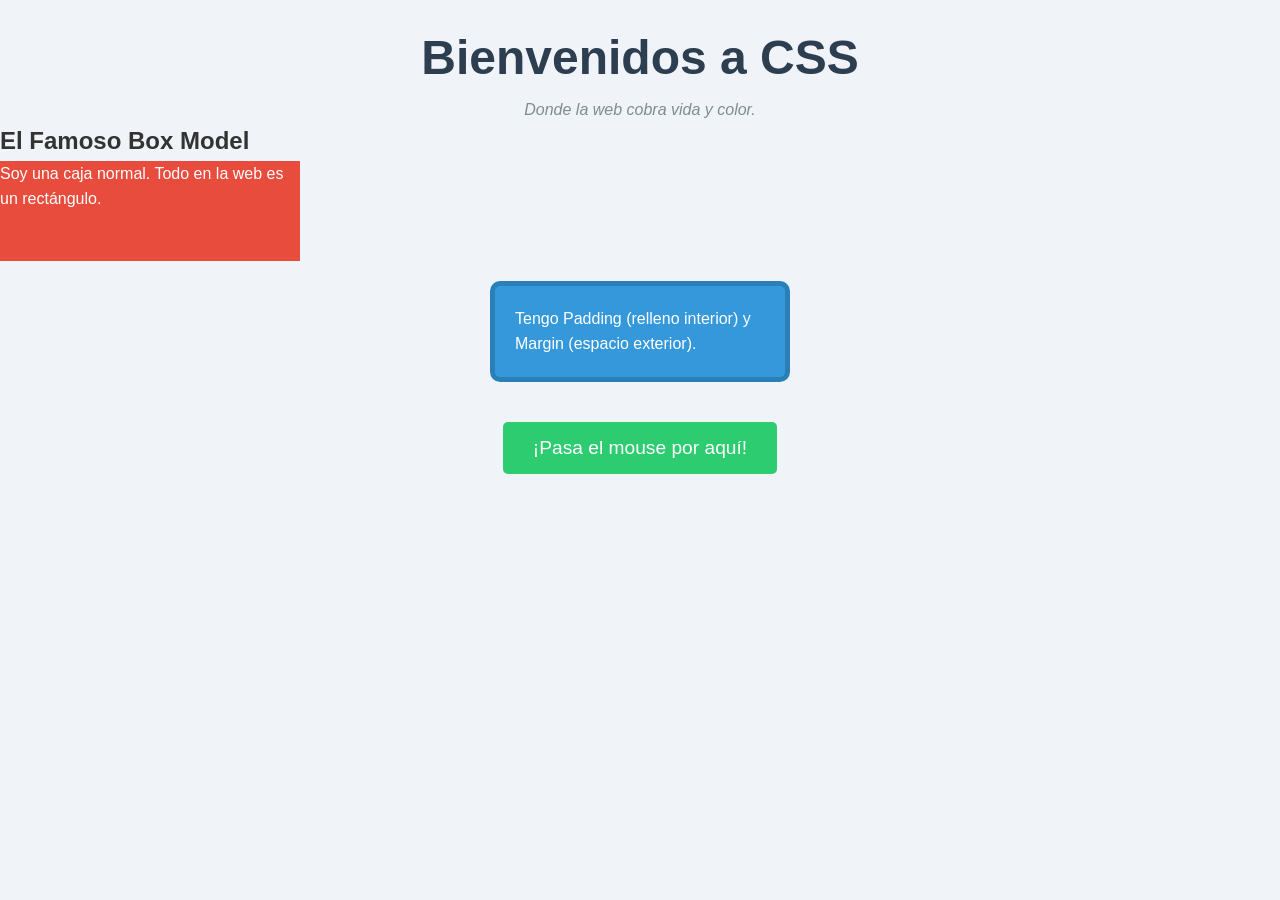
<file: 01-Teoria-Box-Model/index.html>
<!doctype html>
<html lang="es">
  <head>
    <meta charset="UTF-8" />
    <meta name="viewport" content="width=device-width, initial-scale=1.0" />
    <title>La Magia de CSS - Appwise</title>
    <link rel="stylesheet" href="style.css" />
  </head>
  <body>
    <header>
      <h1 id="titulo-principal">Bienvenidos a CSS</h1>
      <p class="subtitulo">Donde la web cobra vida y color.</p>
    </header>

    <main>
      <h2>El Famoso Box Model</h2>

      <div class="caja-basica">
        Soy una caja normal. Todo en la web es un rectángulo.
      </div>

      <div class="caja-espaciada">
        Tengo Padding (relleno interior) y Margin (espacio exterior).
      </div>

      <button class="btn-interactivo">¡Pasa el mouse por aquí!</button>
    </main>
  </body>
</html>
</file>
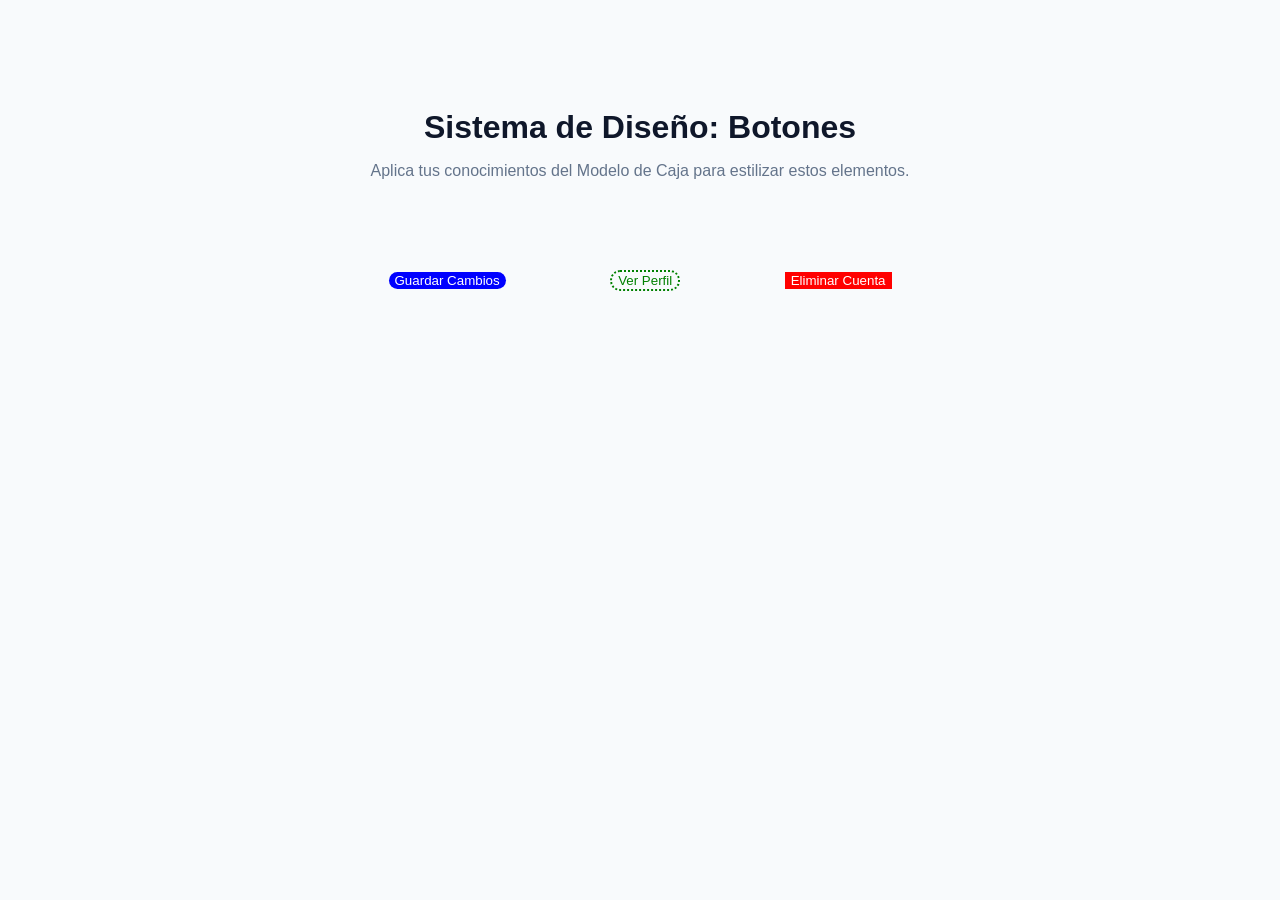
<file: 02-Reto-Botones/index.html>
<!doctype html>
<html lang="es">
  <head>
    <meta charset="UTF-8" />
    <meta name="viewport" content="width=device-width, initial-scale=1.0" />
    <title>Reto Box Model - Botones</title>
    <link rel="stylesheet" href="style.css" />
  </head>
  <body>
    <main class="contenedor">
      <h1>Sistema de Diseño: Botones</h1>
      <p>
        Aplica tus conocimientos del Modelo de Caja para estilizar estos
        elementos.
      </p>

      <div class="grupo-botones">
        <button class="btn btn-primario">Guardar Cambios</button>
        <button class="btn btn-outline">Ver Perfil</button>
        <button class="btn btn-peligro">Eliminar Cuenta</button>
      </div>
    </main>
  </body>
</html>
</file>
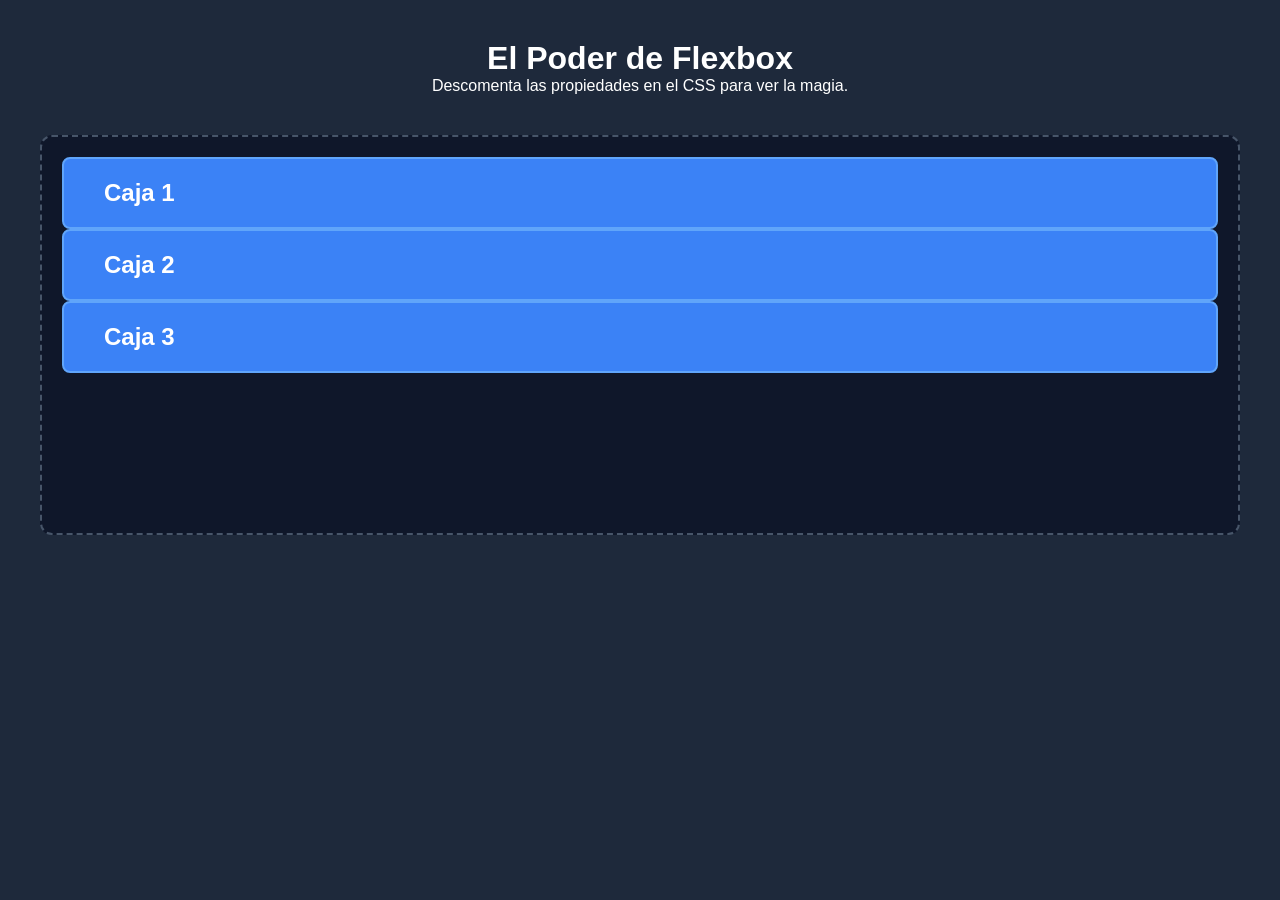
<file: 03-Teoria-Flexbox/index.html>
<!doctype html>
<html lang="es">
  <head>
    <meta charset="UTF-8" />
    <meta name="viewport" content="width=device-width, initial-scale=1.0" />
    <title>Teoría Flexbox</title>
    <link rel="stylesheet" href="style.css" />
  </head>
  <body>
    <header class="header-teoria">
      <h1>El Poder de Flexbox</h1>
      <p>Descomenta las propiedades en el CSS para ver la magia.</p>
    </header>

    <main>
      <div class="padre-flex">
        <div class="hijo">Caja 1</div>
        <div class="hijo">Caja 2</div>
        <div class="hijo">Caja 3</div>
      </div>
    </main>
  </body>
</html>
</file>
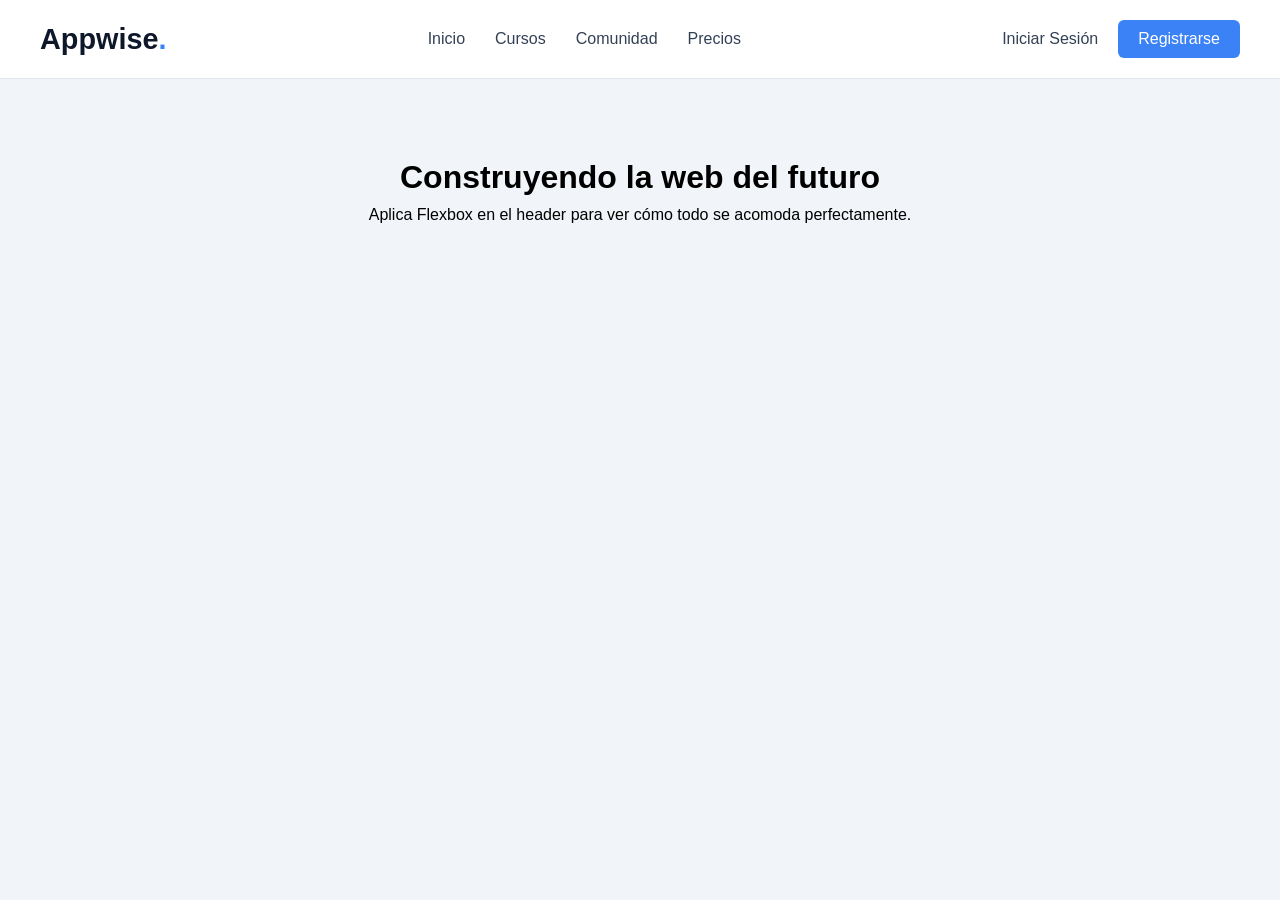
<file: 04-Reto-Navbar/index.html>
<!doctype html>
<html lang="es">
  <head>
    <meta charset="UTF-8" />
    <meta name="viewport" content="width=device-width, initial-scale=1.0" />
    <title>Reto Navbar Flexbox</title>
    <link rel="stylesheet" href="style.css" />
  </head>
  <body>
    <header class="navbar">
      <div class="logo">
        <h2>Appwise<span>.</span></h2>
      </div>

      <ul class="nav-links">
        <li><a href="#">Inicio</a></li>
        <li><a href="#">Cursos</a></li>
        <li><a href="#">Comunidad</a></li>
        <li><a href="#">Precios</a></li>
      </ul>

      <div class="nav-botones">
        <a href="#" class="btn-login">Iniciar Sesión</a>
        <a href="#" class="btn-registro">Registrarse</a>
      </div>
    </header>

    <main class="contenido-demo">
      <h1>Construyendo la web del futuro</h1>
      <p>
        Aplica Flexbox en el header para ver cómo todo se acomoda perfectamente.
      </p>
    </main>
  </body>
</html>
</file>
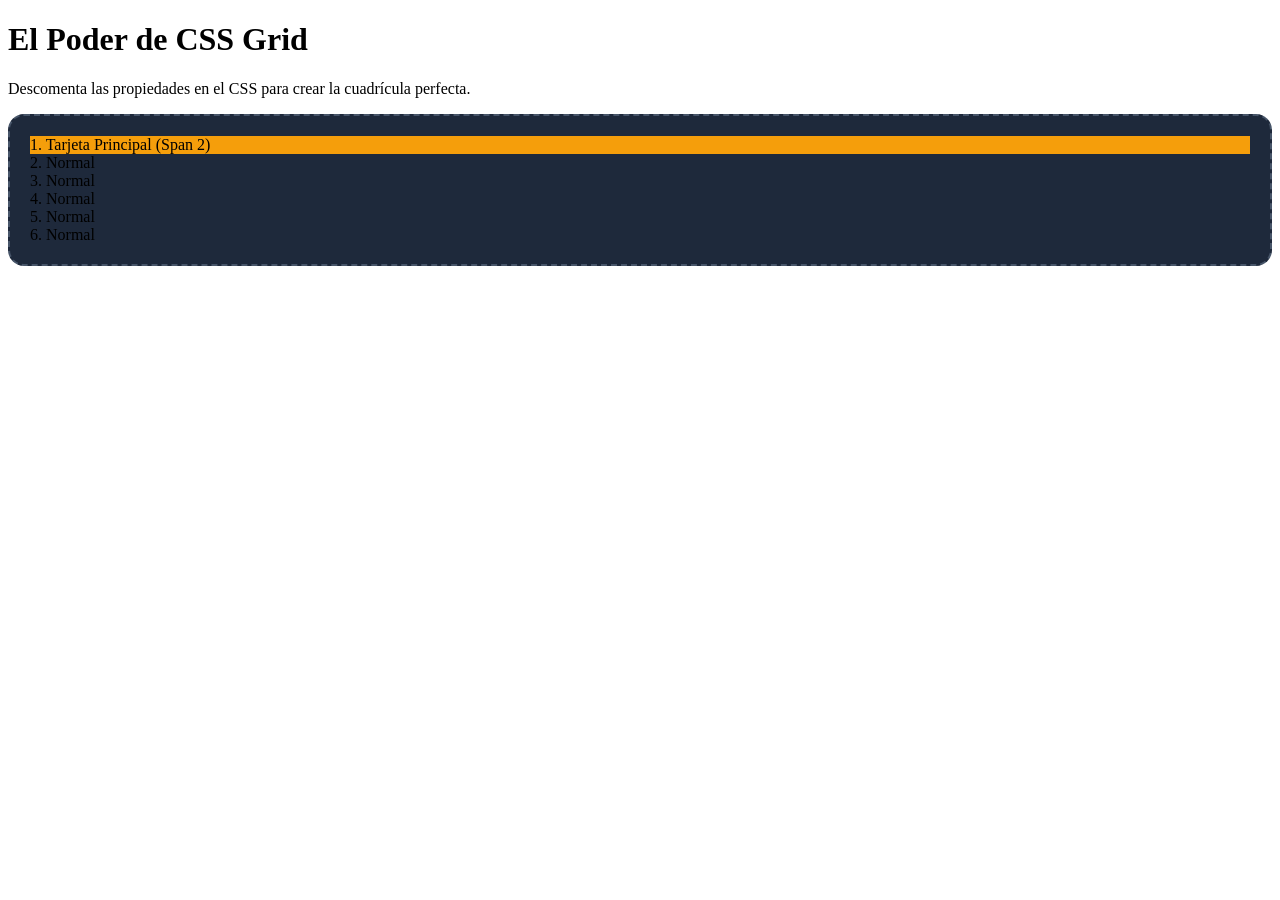
<file: 05-Teoria-Grid/index.html>
<!doctype html>
<html lang="es">
  <head>
    <meta charset="UTF-8" />
    <meta name="viewport" content="width=device-width, initial-scale=1.0" />
    <title>Teoría CSS Grid</title>
    <link rel="stylesheet" href="style.css" />
  </head>
  <body>
    <header class="header-teoria">
      <h1>El Poder de CSS Grid</h1>
      <p>
        Descomenta las propiedades en el CSS para crear la cuadrícula perfecta.
      </p>
    </header>

    <main class="contenedor-principal">
      <div class="grilla">
        <div class="celda destacada">1. Tarjeta Principal (Span 2)</div>
        <div class="celda">2. Normal</div>
        <div class="celda">3. Normal</div>
        <div class="celda">4. Normal</div>
        <div class="celda">5. Normal</div>
        <div class="celda">6. Normal</div>
      </div>
    </main>
  </body>
</html>
</file>
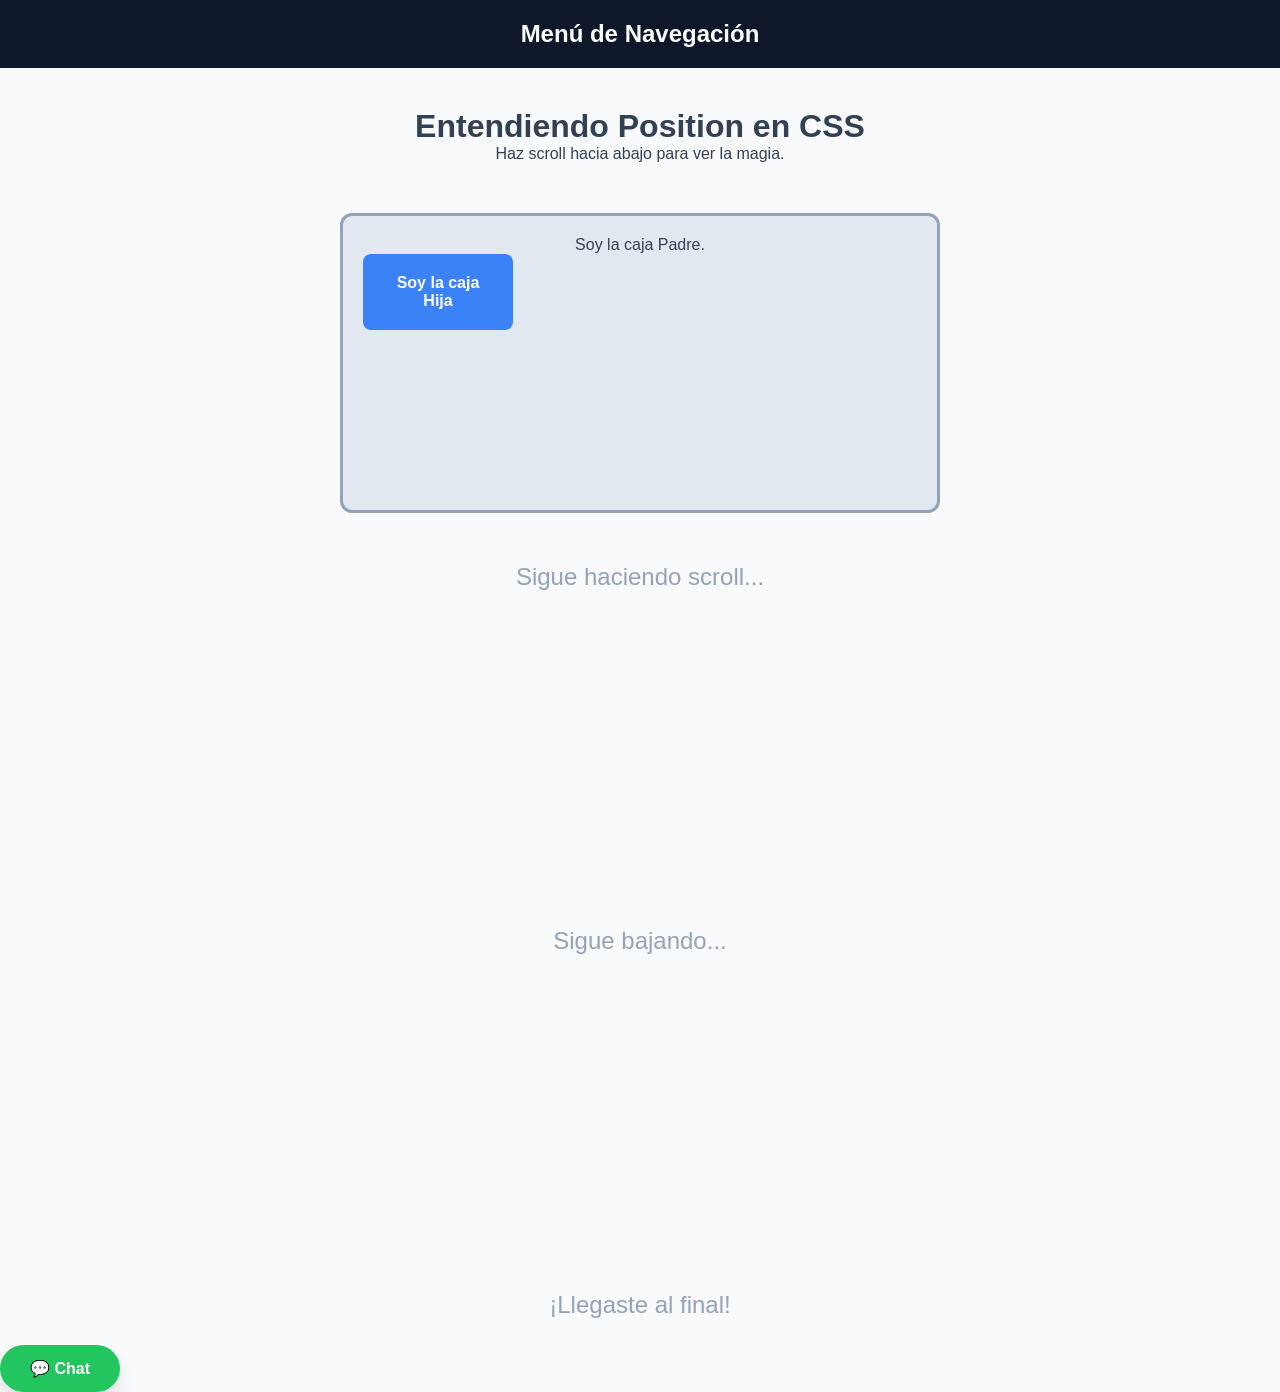
<file: 07-Teoria-Posicionamiento/index.html>
<!doctype html>
<html lang="es">
  <head>
    <meta charset="UTF-8" />
    <meta name="viewport" content="width=device-width, initial-scale=1.0" />
    <title>Teoría Posicionamiento CSS</title>
    <link rel="stylesheet" href="style.css" />
  </head>
  <body>
    <header class="header-pegajoso">
      <h2>Menú de Navegación</h2>
    </header>

    <main class="contenido-largo">
      <h1>Entendiendo Position en CSS</h1>
      <p>Haz scroll hacia abajo para ver la magia.</p>

      <section class="zona-pruebas">
        <div class="caja-padre">
          Soy la caja Padre.
          <div class="caja-hija">Soy la caja Hija</div>
        </div>
      </section>

      <div class="texto-relleno">
        <p>Sigue haciendo scroll...</p>
        <br /><br /><br /><br /><br /><br /><br /><br /><br /><br /><br /><br />
        <p>Sigue bajando...</p>
        <br /><br /><br /><br /><br /><br /><br /><br /><br /><br /><br /><br />
        <p>¡Llegaste al final!</p>
      </div>
    </main>

    <a href="#" class="btn-flotante">💬 Chat</a>
  </body>
</html>
</file>
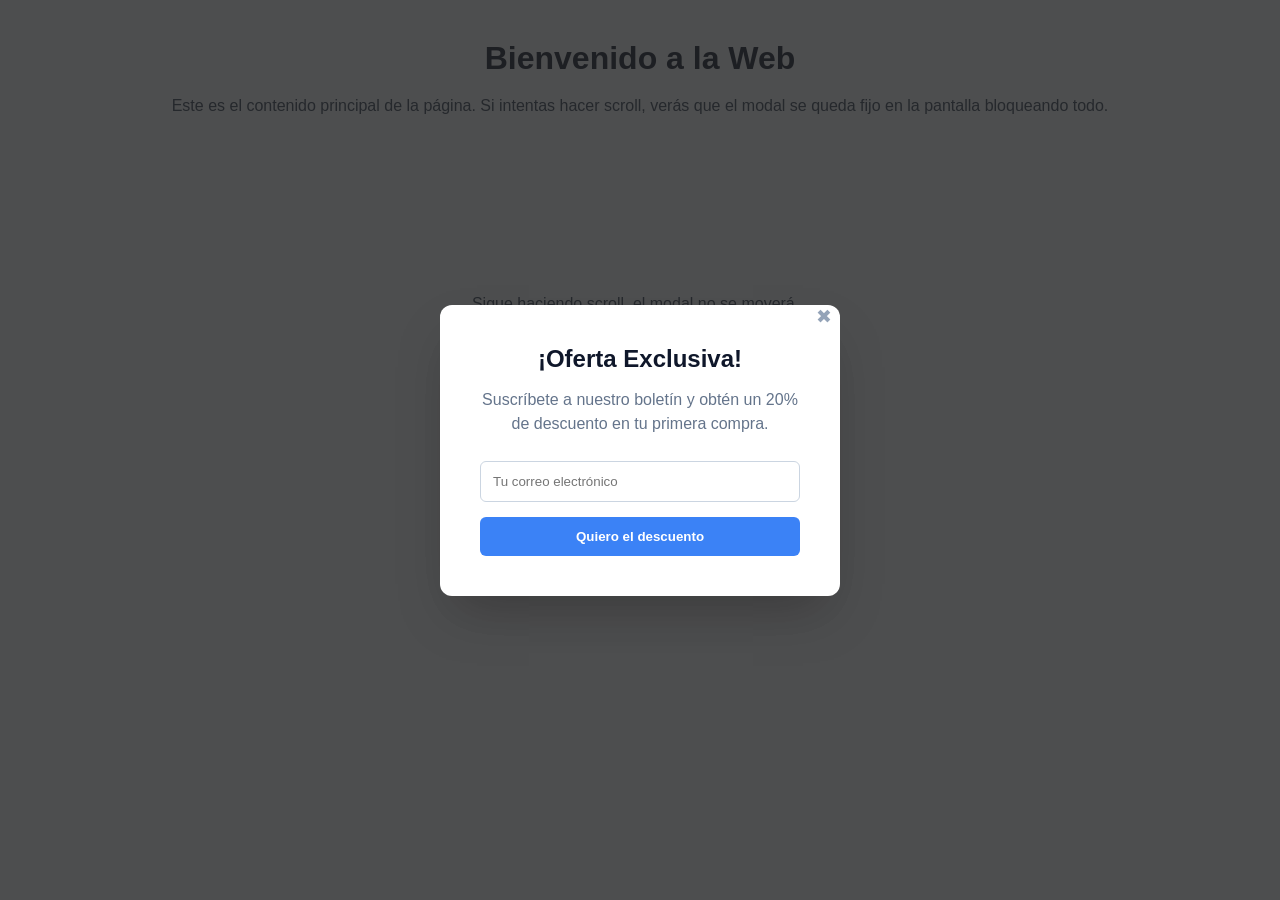
<file: 08-Reto-Modal/index.html>
<!doctype html>
<html lang="es">
  <head>
    <meta charset="UTF-8" />
    <meta name="viewport" content="width=device-width, initial-scale=1.0" />
    <title>Reto Posicionamiento - Modal</title>
    <link rel="stylesheet" href="style.css" />
  </head>
  <body>
    <main class="contenido-fondo">
      <h1>Bienvenido a la Web</h1>
      <p>
        Este es el contenido principal de la página. Si intentas hacer scroll,
        verás que el modal se queda fijo en la pantalla bloqueando todo.
      </p>
      <br /><br /><br /><br /><br /><br /><br /><br /><br /><br />
      <p>Sigue haciendo scroll, el modal no se moverá...</p>
      <br /><br /><br /><br /><br /><br /><br /><br /><br /><br />
    </main>

    <div class="modal-overlay">
      <div class="modal-box">
        <button class="btn-cerrar">✖</button>
        <h2>¡Oferta Exclusiva!</h2>
        <p>
          Suscríbete a nuestro boletín y obtén un 20% de descuento en tu primera
          compra.
        </p>
        <input
          type="email"
          placeholder="Tu correo electrónico"
          class="input-email"
        />
        <button class="btn-suscribir">Quiero el descuento</button>
      </div>
    </div>
  </body>
</html>
</file>
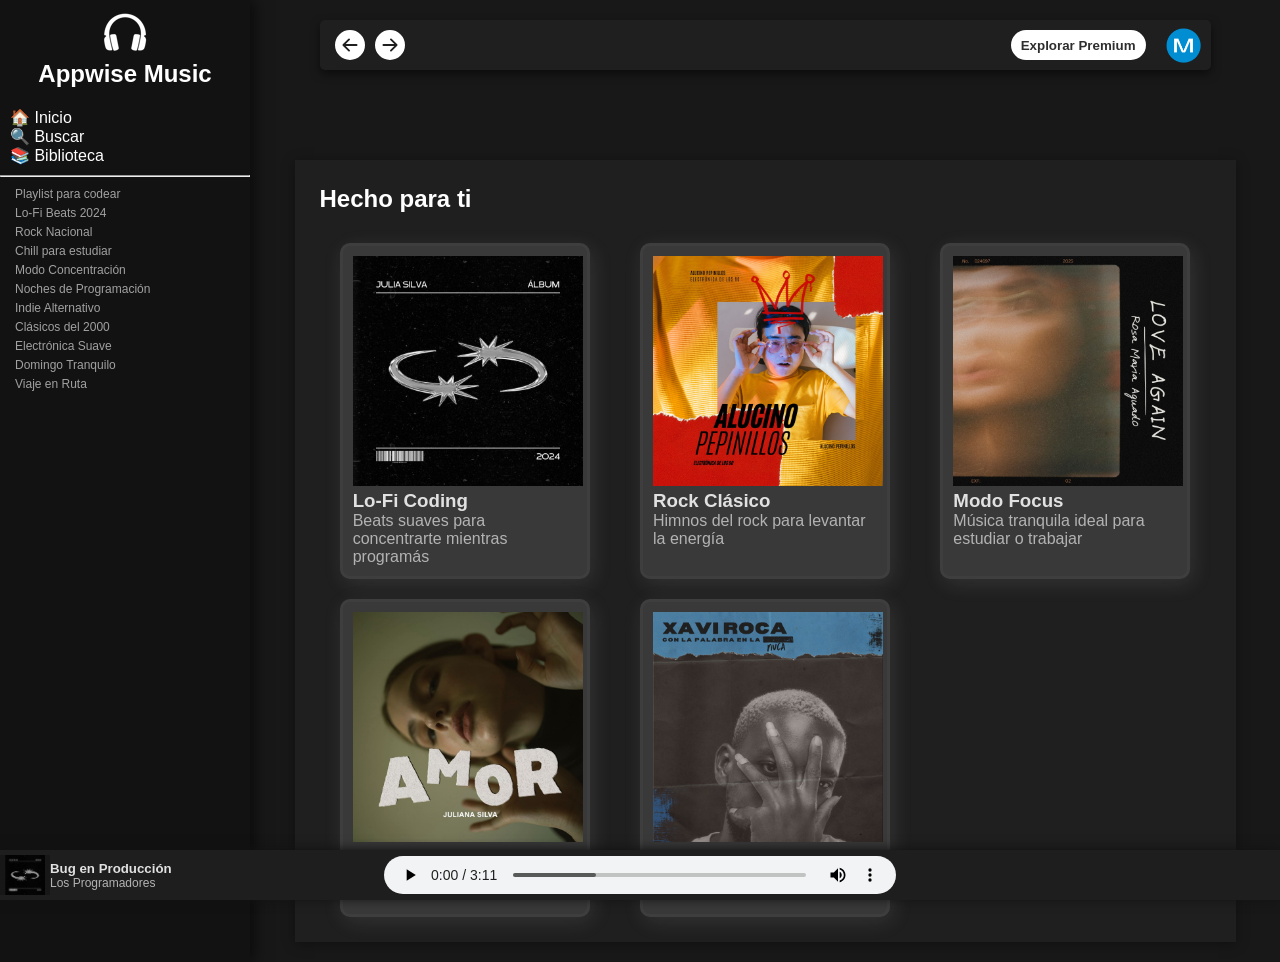
<file: 09-Proyecto-Final/index.html>
<!doctype html>
<html lang="es">
  <head>
    <meta charset="UTF-8" />
    <meta name="viewport" content="width=device-width, initial-scale=1.0" />
    <title>Appwise Music - Proyecto Final</title>
    <link rel="stylesheet" href="style.css" />
  </head>
  <body>
    <article class="contenedor">
      
          <aside>
            <div class="titulo-navbar">
              <img src="assets/logo.png" alt="logo" width="50px" class="img-logo">
              <h2>Appwise Music</h2>
            </div>
      
            <ol class="ref-navbar">
              <li><a href="#">🏠 Inicio</a></li>
              <li><a href="#">🔍 Buscar</a></li>
              <li><a href="#">📚 Biblioteca</a></li>
            </ol>
      
            <hr>
      
            <ul class="listas-navbar">
              <li>Playlist para codear</li>
              <li>Lo-Fi Beats 2024</li>
              <li>Rock Nacional</li>
              <li>Chill para estudiar</li>
              <li>Modo Concentración</li>
              <li>Noches de Programación</li>
              <li>Indie Alternativo</li>
              <li>Clásicos del 2000</li>
              <li>Electrónica Suave</li>
              <li>Domingo Tranquilo</li>
              <li>Viaje en Ruta</li>
            </ul>
          </aside>
      
      
          <main>
            <nav>
              <div class="flechas">
                <svg xmlns="http://www.w3.org/2000/svg" width="30" height="30" fill="currentColor" class="bi bi-arrow-left-circle-fill" viewBox="0 0 16 16">
        <path d="M8 0a8 8 0 1 0 0 16A8 8 0 0 0 8 0m3.5 7.5a.5.5 0 0 1 0 1H5.707l2.147 2.146a.5.5 0 0 1-.708.708l-3-3a.5.5 0 0 1 0-.708l3-3a.5.5 0 1 1 .708.708L5.707 7.5z"/></svg>
                <svg xmlns="http://www.w3.org/2000/svg" width="30" height="30" fill="currentColor" class="bi bi-arrow-right-circle-fill" viewBox="0 0 16 16">
        <path d="M8 0a8 8 0 1 1 0 16A8 8 0 0 1 8 0M4.5 7.5a.5.5 0 0 0 0 1h5.793l-2.147 2.146a.5.5 0 0 0 .708.708l3-3a.5.5 0 0 0 0-.708l-3-3a.5.5 0 1 0-.708.708L10.293 7.5z"/></svg>
              </div>
      
              <div class="perfil">
                <button class="btn-premium">
                  <h4>Explorar Premium</h4>
                </button>
                <img src="assets/perfil.png" alt="perfil" class="img-perfil" height="35">
              </div>
            </nav>
      
            <section class="inicio">
              <h2>Hecho para ti</h2> 
      
              <div class="contenedor-playlists">
                <div class="playlists">
                  <img src="assets/portadas/1.jpg" alt="portada" width="230px">
                  <h3>Lo-Fi Coding</h3>
                  <p>Beats suaves para concentrarte mientras programás</p>
                </div>

                <div class="playlists">
                  <img src="assets/portadas/2.jpg" alt="portada" width="230px">
                  <h3>Rock Clásico</h3>
                  <p>Himnos del rock para levantar la energía</p>
                </div>

                <div class="playlists">
                  <img src="assets/portadas/3.jpg" alt="portada" width="230px">
                  <h3>Modo Focus</h3>
                  <p>Música tranquila ideal para estudiar o trabajar</p>
                </div>

                <div class="playlists">
                  <img src="assets/portadas/4.jpg" alt="portada" width="230px">
                  <h3>Electro Vibes</h3>
                  <p>Ritmos electrónicos para mantener el ritmo</p>
                </div>

                <div class="playlists">
                  <img src="assets/portadas/5.jpg" alt="portada" width="230px">
                  <h3>Chill Night</h3>
                  <p>Sonidos relajados para bajar un cambio</p>
                </div>
              </div>
            </section>
          </main>

    </article>

    <footer>
      <div class="cancion-footer">
        <figure><img src="assets/portadas/1.jpg" alt="portada" width="40px"></figure>
        <div>
          <h5>Bug en Producción</h5>
          <p>Los Programadores</p>
        </div>
      </div>

      <audio controls class="cancion">
        <source src="assets/duki.mp3" type="audio/mpeg">
        Tu navegador no soporta audio.
      </audio>
    </footer>

  </body>
</html>
</file>
<file: 01-Teoria-Box-Model/style.css>
/* ==========================================
   1. EL SELECTOR UNIVERSAL Y EL RESETEO
   ========================================== */
/* Profe: "Cada navegador le pone márgenes invisibles a la página por defecto. 
  El asterisco (*) selecciona TODOS los elementos y los limpia. Es el paso 1 de cualquier proyecto."
*/
* {
  margin: 0;
  padding: 0;
  box-sizing: border-box; /* Fundamental para que el borde no agrande la caja */
}

/* ==========================================
   2. SELECTORES DE ETIQUETA Y TIPOGRAFÍA
   ========================================== */
/* Profe: "Si pongo el nombre de la etiqueta directo (body), afecta a TODO el cuerpo."
  - font-family: Cambia la fuente.
  - background-color: Fondo de la página. (Se pueden usar nombres de colores, HEX #, o RGB).
*/
body {
  background-color: #f0f4f8; /* Un gris azulado muy claro */
  font-family: "Arial", sans-serif;
  color: #333333; /* Gris oscuro para el texto, es mejor que negro puro para leer */
  line-height: 1.6; /* Separación entre renglones */
}

/* ==========================================
   3. SELECTORES DE ID (#) Y CLASE (.)
   ========================================== */
/* Profe: "El ID (#) es un DNI, único e irrepetible. La Clase (.) es una tribu, se le puede poner a muchos."
*/
#titulo-principal {
  color: #2c3e50;
  text-align: center;
  font-size: 3rem; /* 1rem = 16px por defecto. 3rem = 48px */
  margin-top: 20px;
}

.subtitulo {
  text-align: center;
  font-style: italic;
  color: #7f8c8d;
}

/* ==========================================
   4. EL MODELO DE CAJA (BOX MODEL) - ¡CRÍTICO!
   ========================================== */
/* Profe: "Acá está el secreto de la web. Padding empuja hacia ADENTRO. Margin empuja hacia AFUERA. 
  El Border es la pared que divide ambos."
*/
.caja-basica {
  background-color: #e74c3c;
  color: white;
  width: 300px; /* Ancho estricto */
  height: 100px; /* Alto estricto */
  /* Fíjense que el texto está pegado a los bordes y las cajas se tocan entre sí */
}

.caja-espaciada {
  background-color: #3498db;
  color: white;
  width: 300px;

  /* PADDING: Relleno interno (Separa el texto de la pared de la caja) */
  padding: 20px;

  /* BORDER: La pared de la caja (Grosor, Estilo, Color) */
  border: 5px solid #2980b9;
  border-radius: 10px; /* Redondea las esquinas */

  /* MARGIN: Espacio externo (Empuja a los vecinos lejos de mí) */
  margin-top: 20px;
  margin-bottom: 40px;

  /* TRUCO SENIOR: Centrar una caja en la pantalla */
  margin-left: auto;
  margin-right: auto;
}

/* ==========================================
   5. PSEUDO-CLASES (Interactividad Visual)
   ========================================== */
/* Profe: "Podemos cambiar el CSS dependiendo de lo que haga el usuario. 
  :hover es cuando pasa el mouse por encima."
*/
.btn-interactivo {
  display: block; /* Obliga al botón a comportarse como una caja entera */
  margin: 0 auto; /* Lo centra */
  background-color: #2ecc71;
  color: white;
  padding: 15px 30px;
  border: none;
  border-radius: 5px;
  font-size: 1.2rem;
  cursor: pointer; /* Cambia la flechita por la manito al pasar por encima */
  transition: all 0.3s ease; /* Hace que el cambio de color sea suave, no de golpe */
}

/* El estado "Hover" (cuando el mouse lo toca) */
.btn-interactivo:hover {
  background-color: #27ae60; /* Un verde más oscuro */
  transform: translateY(-5px); /* Lo levanta un poquito hacia arriba */
  box-shadow: 0 5px 15px rgba(0, 0, 0, 0.2); /* Le agrega sombra */
}
</file>
<file: 02-Reto-Botones/style.css>
/* Estilos generales para que se vea lindo el fondo */

body {
  background-color: #f8fafc;
  font-family: "Segoe UI", Tahoma, Geneva, Verdana, sans-serif;
  color: #334155;
  text-align: center;
  padding-top: 80px;
}

h1 {
  margin-bottom: 10px;
  color: #0f172a;
}
p {
  margin-bottom: 40px;
  color: #64748b;
}

/* 1. Configuración Base para los botones */
.btn {
  border: 0;
  background-color: transparent;
  margin: 50px;
  cursor: pointer;
  transition: background-color 0.3s ease;
}

.btn:hover {
}

/* 2. Botón Primario */
.btn-primario {
  background-color: blue;
  color: white;
  border-radius: 10px;
}

.btn-primario:hover {
  background-color: darkblue;
}

/* 3. Botón Outline (Secundario) */
.btn-outline {
  color: green;
  border: 2px green dotted;
  border-radius: 10px;
}

.btn-outline:hover {
  border: 1px white solid;
  color: white;
  background-color: green;
}

/* 4. Botón Peligro */
.btn-peligro {
  background-color: red;
  color: white;
}

.btn-peligro:hover {
  box-shadow: 0 5px 10px rgb(92, 1, 1);
  transform: translate(-2px);
}
</file>
<file: 03-Teoria-Flexbox/style.css>
/* --- Estilos base (Solo para que se vea bonito) --- */
* {
  margin: 0;
  padding: 0;
  box-sizing: border-box;
  font-family: sans-serif;
}
body {
  background-color: #1e293b;
  color: white;
  padding: 40px;
}
.header-teoria {
  text-align: center;
  margin-bottom: 40px;
}
.hijo {
  background-color: #3b82f6;
  color: white;
  padding: 20px 40px;
  font-size: 1.5rem;
  font-weight: bold;
  border-radius: 8px;
  border: 2px solid #60a5fa;
}

/* =======================================================
   👇 LA CLASE EN VIVO: EL CONTENEDOR FLEX 👇 
   ======================================================= */

.padre-flex {
  background-color: #0f172a;
  border: 2px dashed #475569;
  padding: 20px;
  min-height: 400px; /* Le damos altura para ver el centrado vertical */
  border-radius: 12px;

  /* PASO 1: Encender Flexbox (Las cajas se ponen en fila automáticamente) */
  /* display: flex; */

  /* PASO 2: Dirección (Probar cambiar a 'column') */
  /* flex-direction: row; */

  /* PASO 3: Espaciado (hueco entre las cajas sin usar margin) */
  /* gap: 20px; */

  /* PASO 4: Eje Principal (Horizontal) -> Descomentar uno por uno */
  /* justify-content: center; */
  /* justify-content: space-between; */
  /* justify-content: space-around; */

  /* PASO 5: Eje Cruzado (Vertical) -> Probar cómo se mueven arriba/abajo */
  /* align-items: center; */
  /* align-items: flex-start; */
  /* align-items: flex-end; */
}
</file>
<file: 04-Reto-Navbar/style.css>
/* =======================================================
   Estilos base (Ya configurados)
   ======================================================= */
* {
  box-sizing: border-box;
  margin: 0;
  padding: 0;
}

body {
  background-color: #f1f5f9;
  font-family: "Segoe UI", Tahoma, Geneva, Verdana, sans-serif;
}

a {
  color: #334155;
  font-weight: 500;
  text-decoration: none;
  transition: color 0.3s;
}

a:hover {
  color: #3b82f6;
}

.logo h2 {
  color: #0f172a;
  font-size: 1.8rem;
}

.logo span {
  color: #3b82f6; /* El puntito azul del logo */
}

/* Botones pre-diseñados */
.btn-registro {
  background-color: #3b82f6;
  border-radius: 6px;
  color: white;
  padding: 10px 20px;
}

.btn-registro:hover {
  background-color: #2563eb;
  color: white;
}

.contenido-demo {
  padding: 80px 20px;
  text-align: center;
}

.contenido-demo h1 {
  margin-bottom: 10px;
}

/* =======================================================
   👇 ¡TU TURNO! APLICA FLEXBOX PARA ALINEAR EL NAVBAR 👇 
   ======================================================= */

/* 1. El Contenedor Principal */
.navbar {
  background-color: white;
  border-bottom: 1px solid #e2e8f0;
  padding: 20px 40px;
  display: flex;
  justify-content: space-between;
  align-items: center;
  /* Enciende Flexbox y distribuye los elementos */
}

/* 2. La Lista de Enlaces */
.nav-links {
  display: flex;
  gap: 30px;
  list-style: none;
  /* Haz que los enlaces estén en fila y sepáralos */
}

/* 3. El grupo de botones */
.nav-botones {
  display: flex;
  gap: 20px;
  align-items: center;
  /* Haz que los botones estén en fila y sepáralos */
}
</file>
<file: 05-Teoria-Grid/style.css>
/* =======================================================
   👇 LA CLASE EN VIVO: EL CONTENEDOR GRID 👇 
   ======================================================= */

.grilla {
  background-color: #1e293b;
  border: 2px dashed #475569;
  border-radius: 16px;
  padding: 20px;

  /* PASO 1: Encender el motor Grid */
  /* display: grid; */

  /* PASO 2: Mezclar medidas fijas con fracciones (Sidebar - Contenido - Sidebar) */
  /* grid-template-columns: 200px 1fr 200px; */

  /* PASO 3: Atajo con repeat (3 columnas iguales) */
  /* grid-template-columns: repeat(3, 1fr); */

  /* PASO 4: Separación entre celdas (Gap) */
  /* gap: 20px; */

  /* ==========================================
       PASO 5: EL SANTO GRIAL RESPONSIVE 🏆
       (Comenta el Paso 2 y 3, y enciende este. Luego achica la pantalla del navegador)
       ========================================== */
  /* grid-template-columns: repeat(auto-fit, minmax(200px, 1fr)); */
}

/* =======================================================
   👇 LA MAGIA DEL HIJO: ROMPIENDO LA GRILLA 👇 
   ======================================================= */

.destacada {
  background-color: #f59e0b;
  border-color: #fbbf24;

  /* PASO 6: Hacer que la tarjeta ocupe 2 columnas (o filas!) */
  /* grid-column: span 2; */
  /* grid-row: span 2; */
}
</file>
<file: 07-Teoria-Posicionamiento/style.css>
/* =======================================================
   Estilos base (Ya configurados)
   ======================================================= */
* {
  box-sizing: border-box;
  margin: 0;
  padding: 0;
}
body {
  background-color: #f8fafc;
  color: #334155;
  font-family: sans-serif;
}
.contenido-largo {
  padding: 40px;
  text-align: center;
}
.zona-pruebas {
  margin: 50px auto;
  max-width: 600px;
}
.texto-relleno {
  color: #94a3b8;
  font-size: 1.5rem;
  margin-top: 50px;
}

/* =======================================================
   👇 PASO 1 y 2: EL COMBO RELATIVE / ABSOLUTE 👇 
   ======================================================= */

.caja-padre {
  background-color: #e2e8f0;
  border: 3px solid #94a3b8;
  border-radius: 12px;
  height: 300px;
  padding: 20px;

  /* EL ANCLA: Le decimos al hijo absoluto "no te salgas de esta caja" */
  /* position: relative; */
}

.caja-hija {
  background-color: #3b82f6;
  border-radius: 8px;
  color: white;
  font-weight: bold;
  padding: 20px;
  width: 150px;

  /* PASO 1: Relative (Se mueve desde su origen, pero deja el hueco) */
  /* position: relative; */
  /* top: 30px; */
  /* left: 50px; */

  /* PASO 2: Absolute (Comenta el Paso 1 y enciende este. Se sale del flujo) */
  /* position: absolute; */
  /* top: -20px; */ /* ¡Se puede salir del padre con valores negativos! */
  /* right: -20px; */
}

/* =======================================================
   👇 PASO 3: FIXED (Fijo a la cámara) 👇 
   ======================================================= */

.btn-flotante {
  background-color: #22c55e;
  border-radius: 50px;
  box-shadow: 0 10px 15px rgba(0, 0, 0, 0.1);
  color: white;
  font-weight: bold;
  padding: 15px 30px;
  text-decoration: none;

  /* Lo clavamos en la esquina inferior derecha para siempre */
  /* position: fixed; */
  /* bottom: 30px; */
  /* right: 30px; */
}

/* =======================================================
   👇 PASO 4: STICKY (El pegajoso) 👇 
   ======================================================= */

.header-pegajoso {
  background-color: #0f172a;
  color: white;
  padding: 20px;
  text-align: center;

  /* Es normal hasta que haces scroll y toca el techo (top: 0) */
  /* position: sticky; */
  /* top: 0; */
  /* z-index: 100; */ /* Asegura que quede por encima del texto al hacer scroll */
}
</file>
<file: 08-Reto-Modal/style.css>
/* =======================================================
   Estilos base (Fondo y Tipografía)
   ======================================================= */
* {
  box-sizing: border-box;
  margin: 0;
  padding: 0;
}
body {
  background-color: #f1f5f9;
  color: #334155;
  font-family: "Segoe UI", sans-serif;
}
.contenido-fondo {
  padding: 40px;
  text-align: center;
}
.contenido-fondo h1 {
  color: #0f172a;
  margin-bottom: 20px;
}

/* Estilos visuales de la caja blanca y su contenido (Ya regalados) */
.modal-box {
  background-color: white;
  border-radius: 12px;
  box-shadow: 0 25px 50px -12px rgba(0, 0, 0, 0.25);
  max-width: 400px;
  padding: 40px;
  text-align: center;
  width: 90%;
}
.modal-box h2 {
  color: #0f172a;
  margin-bottom: 15px;
}
.modal-box p {
  color: #64748b;
  line-height: 1.5;
  margin-bottom: 25px;
}
.input-email {
  border: 1px solid #cbd5e1;
  border-radius: 6px;
  margin-bottom: 15px;
  outline: none;
  padding: 12px;
  width: 100%;
}
.btn-suscribir {
  background-color: #3b82f6;
  border: none;
  border-radius: 6px;
  color: white;
  cursor: pointer;
  font-weight: bold;
  padding: 12px;
  transition: background 0.3s;
  width: 100%;
}
.btn-suscribir:hover {
  background-color: #2563eb;
}

/* Estilos visuales del botón cerrar */
.btn-cerrar {
  background: none;
  border: none;
  color: #94a3b8;
  cursor: pointer;
  font-size: 1.2rem;
  transition: color 0.3s;
}
.btn-cerrar:hover {
  color: #ef4444; /* Rojo al pasar el mouse */
}

/* =======================================================
   👇 ¡TU TURNO! POSICIONAMIENTO DEL MODAL 👇 
   ======================================================= */

/* 1. La Capa Oscura (Fixed) */
.modal-overlay {
  position: fixed;
  inset: 0;
  display: flex;
  justify-content: center;
  align-items: center;
  background: #212121c9;
}

/* 2. Centrado de la Caja Blanca (Absolute) + Ancla (Relative) */
.modal-box {
  position: relative;
}

/* 3. El Botón de Cierre (Absolute) */
.btn-cerrar {
  position: absolute;
  top: 0px;
  right: 8px;
}
</file>
<file: 09-Proyecto-Final/style.css>
*{
    list-style: none;
    text-decoration: none;
    padding: 0;
    margin: 0;


    font-family: 'Lucida Sans', 'Lucida Sans Regular', 'Lucida Grande', 'Lucida Sans Unicode', Geneva, Verdana, sans-serif;
    color: white;
}

html, body{
    /* para que ocupe toda la pantalla */
    height: 100%;
}

.contenedor{
    background-color: #181818;
    min-height: 100%;

    display: grid;
    grid-template-columns: 250px 1fr;
}

/* --------------------------------
SIDEBAR
----------------------------- */

aside{
    background-color: #121212;
    height: 100%;
    overflow: hidden;
    box-shadow: 4px 0 15px rgba(0,0,0,0.6);
}

.titulo-navbar{
    display: flex;
    flex-direction: column;
    align-items: center;
    text-align: center;
    flex-wrap: wrap;

    margin: 10px;
    margin-bottom: 20px;
}

.ref-navbar{
    margin: 10px;
}

.listas-navbar{
    margin: 10px;
}

.listas-navbar li{
    margin: 5px;
    font-size: 12px;
    color: #a1a1a1;
}

/* --------------------------------
MAIN
----------------------------- */
main{
    display: flex;
    flex-direction: column;
    align-items: center;
    padding: 20px;
    gap: 10vh;
}

/* ------
NAV MAIN
---------- */
nav{
    width: 90%;
    height: 50px;
    border-radius: 5px;
    background-color: #1f1f1f;
    box-shadow: 0 4px 10px rgba(0,0,0,0.5);

    display: flex;
    justify-content: space-between;
}

.flechas{
    display: flex;
    height: 100%;
    align-items: center;
    margin-left: 10px;
}

svg{
    display: flex;
    margin: 0 5px;
}

.perfil{
    display: flex;
    align-items: center;
    margin-right: 10px;
    gap: 20px;
}

.btn-premium{
    height: 30px;
    border-radius: 20px;
    border: none;
    background-color: white;
    padding: 10px;
    display: flex;
    align-items: center;
}

.btn-premium h4{
    color: rgb(46, 46, 46);
    font-family: Verdana, Geneva, Tahoma, sans-serif;
}

/* ------
INICIO MAIN
---------- */

.inicio{
    display: flex;
    flex-direction: column;

    width: 90%;
    gap: 30px;
    padding: 25px;

    background-color: #1f1f1f;
    box-shadow: 0 2px 12px rgba(0,0,0,0.35);
}

.contenedor-playlists{
    display: grid;
    grid-template-columns: repeat(auto-fit, minmax(250px, 1fr));
    grid-template-rows: repeat(auto-fit,1fr);
    justify-items: center;
    gap: 10px;
    row-gap: 20px;
}

.playlists{
    gap: 10px;
    width: 250px;
    padding: 10px;
    box-sizing: border-box;
    border-radius: 10px;
    background: #393939;
    box-shadow: 3px 5px 20px rgba(181, 181, 181, 0.138);
    border: #e5e5e507 3px solid;
}

.playlists:hover{
    background: #333333;
}

/* 
--------------------
FOOTER
-------------------- */

footer{
    display: flex;
    min-height: 50px;
    align-items: center;

    position: fixed;
    bottom: 0;
    left: 0;
    width: 100%;

    background-color: #1e1e1e;
    box-shadow: 0 -1px 10px #121212;
}

.cancion-footer{
    display: flex;
    height: 90%;
    align-items: center;
}

.cancion-footer figure{
    display: flex;
    align-items: center;
    justify-content: center;
    width: 50px;
    background: #181717;
}

.cancion-footer h5{
    color: #e1e1e1;
}

.cancion-footer p{
    font-size: 12px;
}

audio{
    position: absolute;
    left: 50%;
    transform: translateX(-50%);
    height: 75%;
    width: 40%;
}


p{
    color: #b3b3b3
}

.playlists h3{
    color: #e1e1e1;
}
</file>
